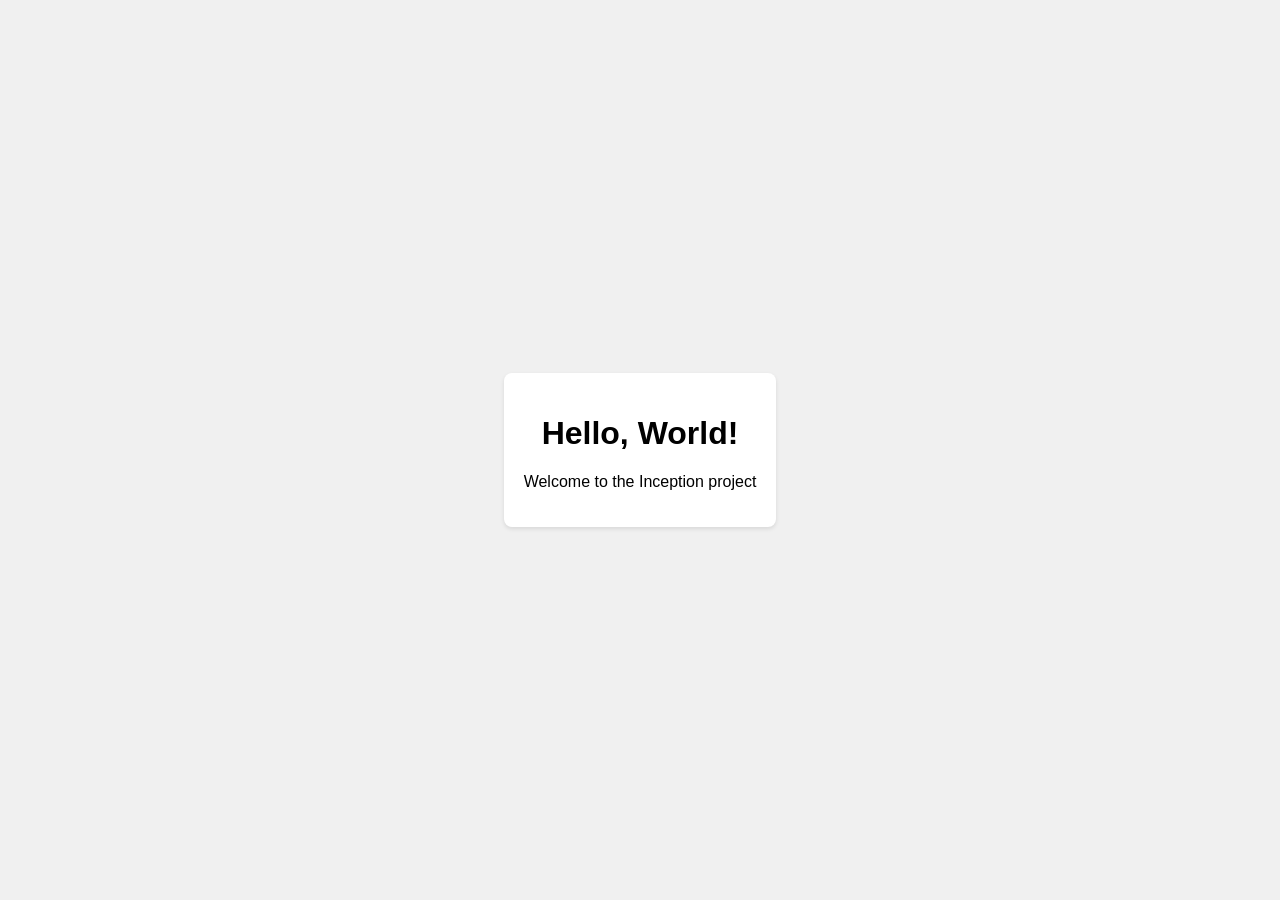
<file: dcs/html/index.html>
<!-- html/index.html -->
<!DOCTYPE html>
<html>
<head>
    <title>Welcome to Inception</title>
    <style>
        body {
            font-family: Arial, sans-serif;
            display: flex;
            justify-content: center;
            align-items: center;
            height: 100vh;
            margin: 0;
            background-color: #f0f0f0;
        }
        .container {
            text-align: center;
            padding: 20px;
            background-color: white;
            border-radius: 8px;
            box-shadow: 0 2px 4px rgba(0,0,0,0.1);
        }
    </style>
</head>
<body>
    <div class="container">
        <h1>Hello, World!</h1>
        <p>Welcome to the Inception project</p>
    </div>
</body>
</html>
</file>
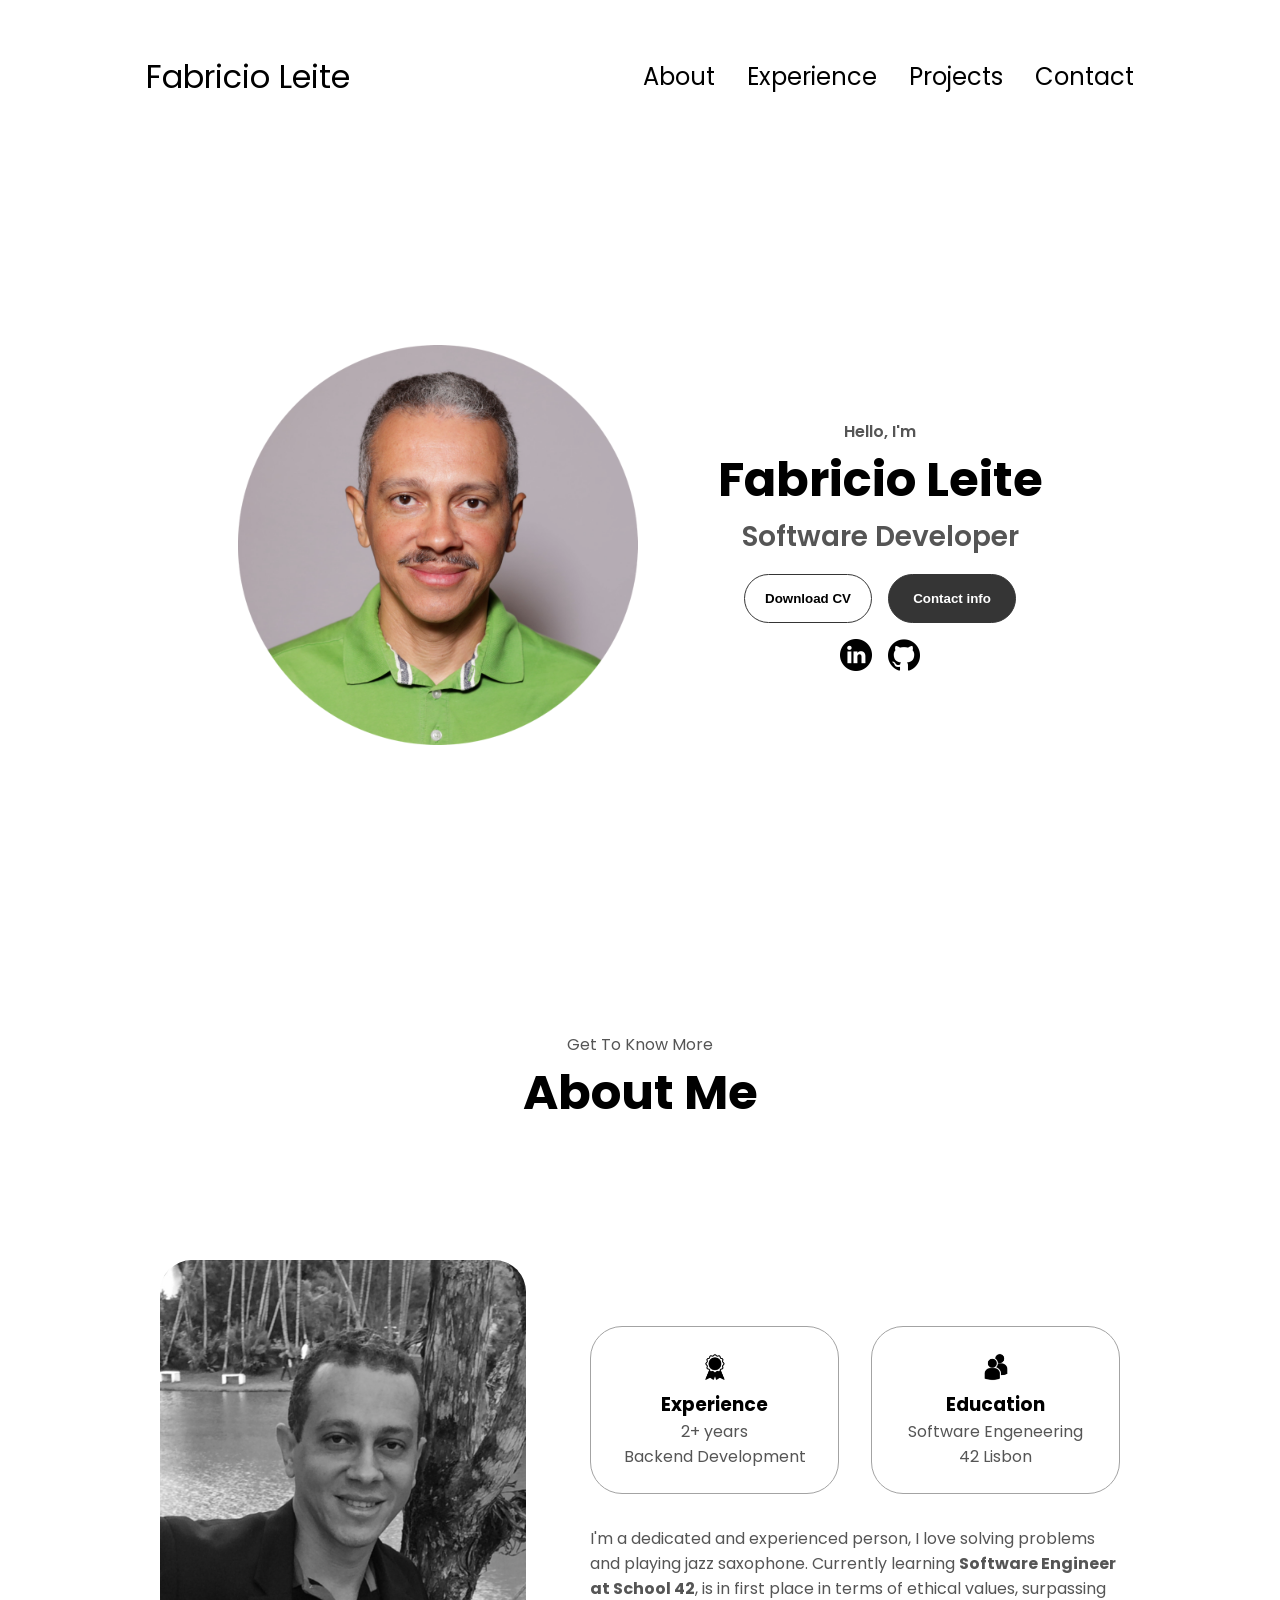
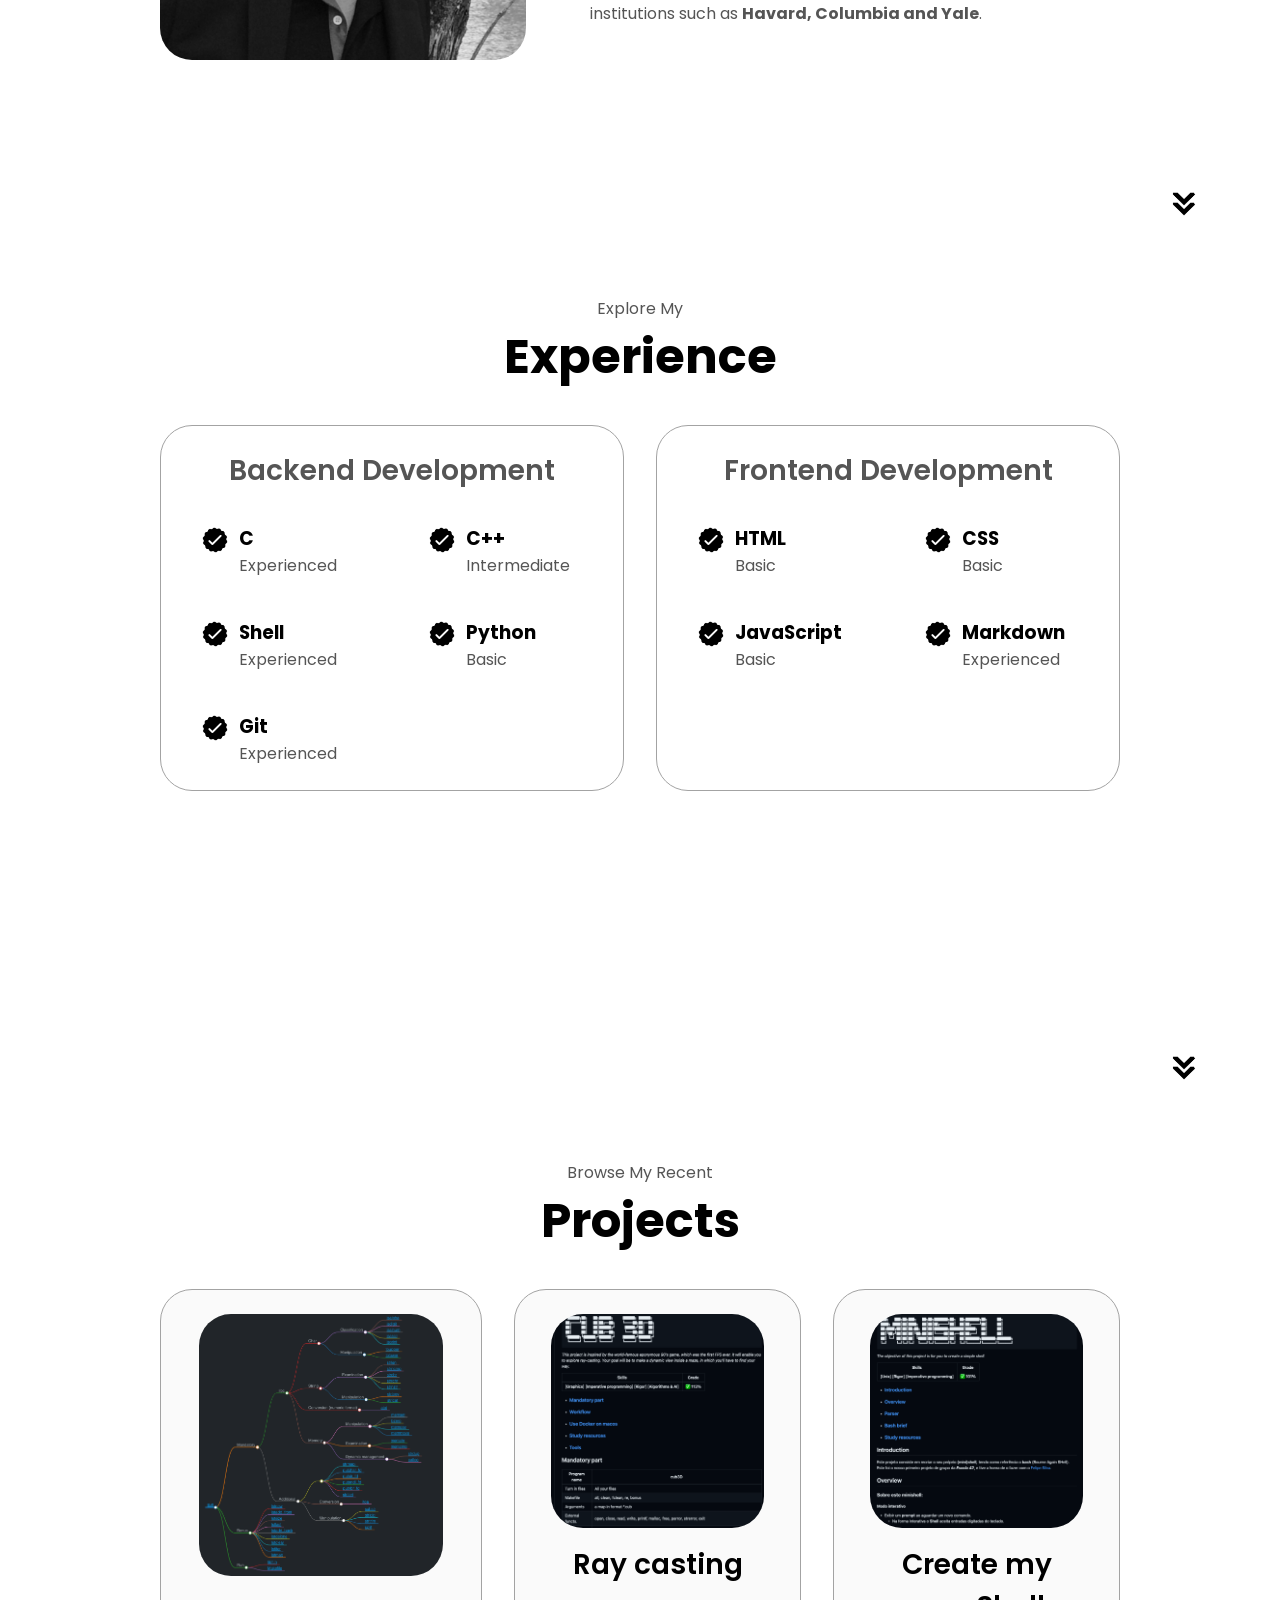
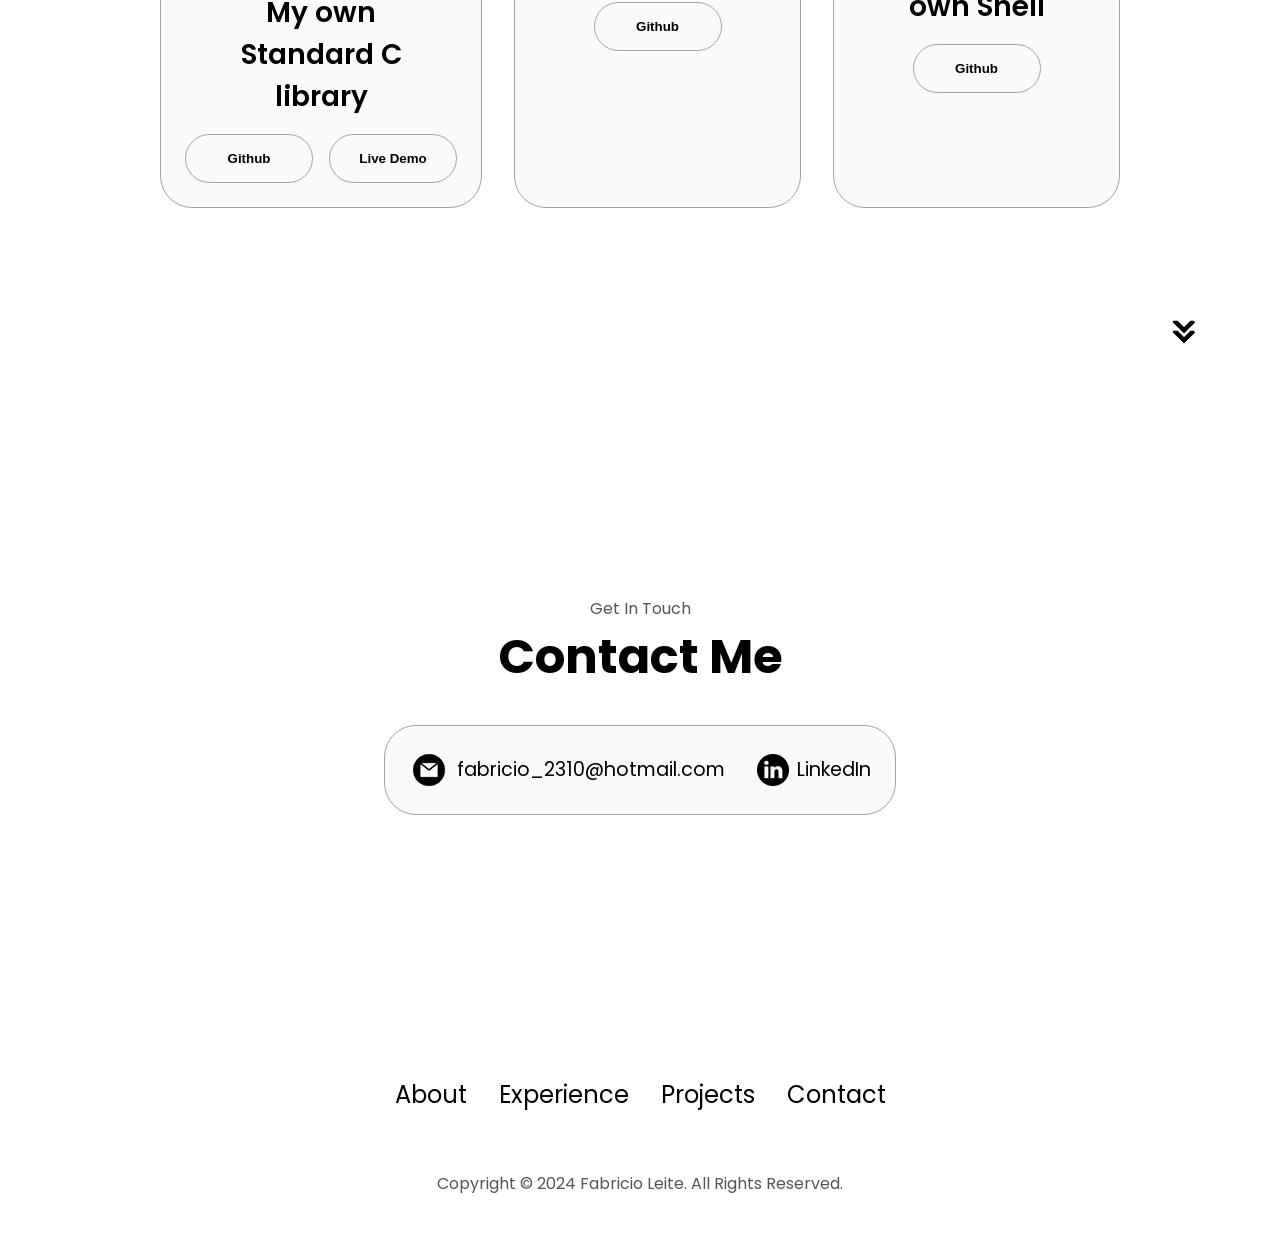
<file: src/srcs/requirements/wordpress/conf/index.html>
<!DOCTYPE html>
<html lang="en">
<head>
	<meta charset="UTF-8">
	<meta name="viewport" content="width=device-width, initial-scale=1.0">
	<title>Fabricio Leite</title>
	<link rel="stylesheet" href="style.css">
	<link rel="stylesheet" href="mediaqueries.css">
</head>
<body>
	<nav id="desktop-nav">
		<div class="logo">Fabricio Leite</div>
		<div>
			<ul class="nav-links">
				<li><a href="#about">About</a></li>
				<li><a href="#experience">Experience</a></li>
				<li><a href="#projects">Projects</a></li>
				<li><a href="#contact">Contact</a></li>
			</ul>
		</div>
	</nav>
	<nav id="hamburger-nav">
		<div class="logo">Fabricio Leite</div>
		<div class="hamburger-menu">
			<div class="hamburger-icon" onclick="toggleMenu()">
				<span></span>
				<span></span>
				<span></span>
			</div>
			<ul class="menu-links">
				<li><a href="#about" onclick="toggleMenu()">About</a></li>
				<li><a href="#experience" onclick="toggleMenu()">Experience</a></li>
				<li><a href="#projects" onclick="toggleMenu()">Projects</a></li>
				<li><a href="#contact" onclick="toggleMenu()">Contact</a></li>
			</ul>
		</div>
	</nav>
	<section id="profile">
		<div class="section_pic-container">
			<img src="./assets/profile-pic-1.png" alt="Fabricio Leite profile picture"
			/>
		</div>
		<div class="section_text">
			<p class="section_text_p1">Hello, I'm</p>
			<h1 class="title">Fabricio Leite</h1>
			<p class="section_text_p2">Software Developer</p>
			<div class="btn-container">
				<button class="btn btn-color-2"onclick="window.open('./assets/resume-example.pdf')"
				>
					Download CV
				</button>
				<button class="btn btn-color-1" onclick="location.href='./#contact'"
				>
					Contact info
				</button>
				</div>
				<div id="socials-container">
					<img src="./assets/linkedin.png"
					alt="My LinkedIn profile"
					class="icon"
					onclick="location.href='https://www.linkedin.com/in/fabricio2310/'"
					/>
					<img src="./assets/github.png"
					alt="My Github profile"
					class="icon"
					onclick="location.href='https://github.com/faleite'"
					/>
				</div>
			</div>
	</section>
	<section id="about">
		<p class="section_text_p1">Get To Know More</p>
		<h1 class="title">About Me</h1>
		<div class="section-container">
			<div class="section_pic-container">
				<img src="./assets/about-pic.png" alt="Profile picture"
				class="about-pic"
				/>
				</div>
				<div class="about-details-container">
					<div class="about-containers">
						<div class="details-container">
							<img src="./assets/experience.png" alt="Experience icon"
							class="icon"
							/>
							<h3>Experience</h3>
							<p>2+ years <br>Backend Development</p>
						</div>
						<div class="details-container">
							<img src="./assets/education.png" 
							alt="Education icon"
							class="icon"
							/>
							<h3>Education</h3>
							<p>Software Engeneering <br>42 Lisbon</p>
					</div>
				</div>
				<div class="text-container">
					<p>
						I'm a dedicated and experienced person, I love solving problems and playing jazz saxophone. 
						Currently learning <b>Software Engineer at School 42</b>, is in first place in terms of ethical 
						values, surpassing institutions such as <b>Havard, Columbia and Yale</b>.
					</p>
				</div>
			</div>
		</div>
		<img 
			src="./assets/arrow.png" 
			alt="Arrow icons" 
			class="icon arrow"
			onclick="location.href='./#experience'"
		/>
	</section>
	<section id="experience">
		<p class="section_text_p1">Explore My</p>
		<h1 class="title">Experience</h1>
		<div class="experience-details-container">
			<div class="about-containers">
				<div class="details-container">
					<h2 class="experience-sub-title">Backend Development</h2>
					<div class="article-container">
						<article>
							<img
								src="./assets/checkmark.png"
								alt="Experience icon"
								class="icon"
							/>
							<div>
								<h3>C</h3>
								<p>Experienced</p>
							</div>
						</article>
						<article>
							<img
								src="./assets/checkmark.png"
								alt="Experience icon"
								class="icon"
							/>
							<div>
								<h3>C++</h3>
								<p>Intermediate</p>
							</div>
						</article>
						<article>
							<img
								src="./assets/checkmark.png"
								alt="Experience icon"
								class="icon"
							/>
							<div>
								<h3>Shell</h3>
								<p>Experienced</p>
							</div>
						</article>
						<article>
							<img
								src="./assets/checkmark.png"
								alt="Experience icon"
								class="icon"
							/>
							<div>
								<h3>Python</h3>
								<p>Basic</p>
							</div>
						</article>
						<article>
							<img
								src="./assets/checkmark.png"
								alt="Experience icon"
								class="icon"
							/>
							<div>
								<h3>Git</h3>
								<p>Experienced</p>
							</div>
						</article>
						<article>
							<!-- Just fixing alignment -->
						</article>
					</div>
				</div>
				<div class="details-container">
					<h2 class="experience-sub-title">Frontend Development</h2>
					<div class="article-container">
						<article>
							<img
								src="./assets/checkmark.png"
								alt="Experience icon"
								class="icon"
							/>
							<div>
								<h3>HTML</h3>
								<p>Basic</p>
							</div>
						</article>
						<article>
							<img
								src="./assets/checkmark.png"
								alt="Experience icon"
								class="icon"
							/>
							<div>
								<h3>CSS</h3>
								<p>Basic</p>
							</div>
						</article>
						<article>
							<img
								src="./assets/checkmark.png"
								alt="Experience icon"
								class="icon"
							/>
							<div>
								<h3>JavaScript</h3>
								<p>Basic</p>
							</div>
						</article>
						<article>
							<img
								src="./assets/checkmark.png"
								alt="Experience icon"
								class="icon"
							/>
							<div>
								<h3>Markdown</h3>
								<p>Experienced</p>
							</div>
						</article>
						<article>
							<!-- Just fixing alignment -->
						</article>
						<article>
							<!-- Just fixing alignment -->
						</article>
					</div>
				</div>
			</div>
		</div>
		<img 
		src="./assets/arrow.png" 
		alt="Arrow icons" 
		class="icon arrow"
		onclick="location.href='./#projects'"
		/>
	</section>
	<section id="projects">
		<p class="section_text_p1">Browse My Recent</p>
		<h1 class="title">Projects</h1>
		<div class="experience-details-container">
			<div class="about-containers">
			<div class="details-container color-container">
				<div class="article-container">
					<img
						src="./assets/project-libft.png"
						alt="Project 1"
						class="project-img"
					/>
				</div>
				<h2 class="experience-sub-title project-title">My own Standard C library</h2>
				<div class="btn-container">
					<button class="btn btn-color-2 project-btn" 
					onclick="location.href='https://github.com/faleite/42libft'"
					>
					Github
					</button>
					<button class="btn btn-color-2 project-btn" 
					onclick="location.href='https://faleite.github.io/42libft.html'"
					>
					Live Demo
					</button>
				</div>
			</div>
			<div class="details-container color-container">
				<div class="article-container">
					<img
						src="./assets/project-cub3d.png"
						alt="Project 2"
						class="project-img"
					/>
				</div>
				<h2 class="experience-sub-title project-title">Ray casting</h2>
				<div class="btn-container">
					<button class="btn btn-color-2 project-btn" 
					onclick="location.href='https://github.com/faleite/42_cub3d'"
					>
					Github
					<!-- </button>
					<button class="btn btn-color-2 project-btn" 
					onclick="location.href='https://github.com/faleite/42_cub3d'"
					>
					Live Demo
					</button> -->
				</div>
			</div>
			<div class="details-container color-container">
				<div class="article-container">
					<img
						src="./assets/project-minishell.png"
						alt="Project 3"
						class="project-img"
					/>
				</div>
				<h2 class="experience-sub-title project-title">Create my own Shell</h2>
				<div class="btn-container">
					<button class="btn btn-color-2 project-btn" 
					onclick="location.href='https://github.com/faleite/42_minishell'"
					>
					Github
					<!-- </button>
					<button class="btn btn-color-2 project-btn" 
					onclick="location.href='https://github.com/faleite/42_minishell'"
					>
					Live Demo
					</button> -->
				</div>
			</div>
		</div>
	</div>
	<img 
		src="./assets/arrow.png" 
		alt="Arrow icons" 
		class="icon arrow"
		onclick="location.href='./#contact'"
	/>
	</section>
	<section id="contact">
		<p class="section_text_p1">Get In Touch</p>
		<h1 class="title">Contact Me</h1>
		<div class="contact-info-upper-container">
			<div class="contact-info-container">
				<img
					src="./assets/email.png"
					alt="Email icon"
					class="icon contact-icon email-icon"
				/>
				<p><a href="mailto:fabricio_2310@hotmail.com">fabricio_2310@hotmail.com</a>
				</p>
			</div>
			<div class="contact-info-container">
				<img
					src="./assets/linkedin.png"
					alt="LinkedIn icon"
					class="icon contact-icon"
				/>
				<p><a href="https://www.linkedin.com/in/fabricio2310/">LinkedIn</a>
				</p>
			</div>
		</div>
	</section>
	<footer>
		<nav>
			<div class="nav-links-container">
				<ul class="nav-links">
					<li><a href="#about">About</a></li>
					<li><a href="#experience">Experience</a></li>
					<li><a href="#projects">Projects</a></li>
					<li><a href="#contact">Contact</a></li>
				</ul>
			</div>
		</nav>
		<p>Copyright &#169; 2024 Fabricio Leite. All Rights Reserved.</p>
	</footer>
	<script src="script.js"></script>
	</body>
</html>
</file>
<file: src/srcs/requirements/wordpress/conf/style.css>
/* GENERAL */

@import url('https://fonts.googleapis.com/css2?family=Poppins:wght@300;400;500;600&display=swap');

* {
  margin: 0;
  padding: 0;
}

body {
	  font-family: "Poppins", sans-serif;
}

html {
  scroll-behavior: smooth;
}

p {
  color: rgb(85, 85, 85)
}

/* TRANSITION */

a, .btn {
  transition: all 300ms ease;
}

/* DESKTOP NAV */

nav,
.nav-links {
  display: flex;
}

nav {
  justify-content: space-around;
  align-items: center;
  height : 17vh;
}

.nav-links {
  gap: 2rem;
  list-style: none;
  font-size: 1.5rem;
}

a {
  color: black;
  text-decoration: none;
  text-decoration-color: white;
}

a:hover {
  color: grey;
  text-decoration: underline;
  text-underline-offset: 1rem;
  text-decoration-color: rgb(181, 181, 181);
}

.logo {
  font-size: 2rem;
}

.logo:hover {
  cursor: default;
}


/* HUMBURGER MENU */

#hamburger-nav {
  display: none;
}

.hamburger-menu {
  position: relative;
  display: inline-block;
}

.hamburger-icon {
  display: flex;
  flex-direction: column;
  justify-content: space-between;
  height: 24px;
  width: 30px;
  cursor: pointer;
}

.hamburger-icon span {
	width: 100%;
	height: 2px;
	background-color: black;
	transition: all 0.3 ease-in-out;
}

.menu-links {
  position: absolute;
  top: 100%;
  right: 0;
  background-color: white;
  width: fit-content;
  max-height: 0;
  overflow: hidden;
  transition: all 0.3 ease-in-out;
}

.menu-links a {
  display: block;
  padding: 10px;
  text-align: center;
  font-size: 1.5rem;
  color: black;
  text-decoration: none;
  transition: all 0.3 ease-in-out;
}

.menu-links li {
  list-style: none;
}

.menu-links.open {
  max-height: 300px;
}

.hamburger-icon.open span:first-child {
  transform: rotate(45deg) translate(10px, 5px);
}

.hamburger-icon.open span:nth-child(2) {
	opacity: 0;
}

.hamburger-icon.open span:last-child {
	transform: rotate(-45deg) translate(10px, -5px);
}

.hamburger-icon span:first-child {
	transform: none;
}

.hamburger-icon span:first-child {
	opacity: 1;
}

.hamburger-icon span:first-child {
	transform: none;
}

/* SECTIONS */

section {
  padding-top: 4vh;
  height: 96vh;
  margin: 0 10rem;
  box-sizing: border-box;
  min-height: fit-content;
}

.section-container {
  display: flex;
}

/* PROFILE SECTION */

#profile {
  display: flex;
  justify-content: center;
  gap: 5rem;
  height: 80vh;
}

.section_pic-container {
  display: flex;
  height: 400px;
  width: 400px;
  margin: auto 0;
}

.section_text {
  align-self: center;
  text-align: center;
}

.section_text p {
  font-weight: 600;
}

.section_text_p1 {
  text-align: center;
}

.section_text_p2 {
  font-size: 1.75rem;
  margin-bottom: 1rem;
}

.title {
  font-size: 3rem;
  text-align: center;
}

#socials-container {
  display: flex;
  justify-content: center;
  margin-top: 1rem;
  gap: 1rem;
}

/* ICON */

.icon {
  cursor: pointer;
  height: 2rem;
}

/* BUTTONS */

.btn-container {
  display: flex;
  justify-content: center;
  gap: 1rem;
}

.btn {
  font-weight: 600;
  transition: all 300ms ease;
  padding: 1rem;
  width: 8rem;
  border-radius: 2rem;
}

.btn-color-1, .btn-color-2 {
  border: rgb(53, 53, 53) 0.1rem solid;
}

.btn-color-1:hover,
.btn-color-2:hover {
  cursor: pointer;
}

.btn-color-1,
.btn-color-2:hover {
  background: rgb(53, 53, 53);
  color: white;
}

.btn-color-1:hover {
  background: rgb(0, 0, 0);
}

.btn-color-2 {
  background: none;
}

.btn-color-2:hover {
  border: rgb(255, 255, 255) 0.1rem solid;
}

.btn-container {
  gap: 1rem;
}

/* ABOUT SECTION */

#about {
  position: relative;
}

.about-containers {
  gap: 2rem;
  margin-bottom: 2rem; 
  margin-top: 2rem;
}

.about-details-container {
  justify-content: center;
  flex-direction: column;
}

.about-containers, 
.about-details-container {
  display: flex;
}

.about-pic {
  border-radius: 2rem;
}

.arrow {
  position: absolute;
  right: -5rem;
  bottom: 2.5rem;
}

.details-container {
  padding: 1.5rem;
  flex: 1;
  background: white;
  border-radius: 2rem;
  border: rgb(53, 53, 53) 0.1rem solid;
  border-color: rgb(163, 163, 163);
  text-align: center;
}

.section-container {
  gap: 4rem;
  height: 80%;
}

.section_pic-container {
  height: 400px;
  width: 400px;
  margin: auto 0;
}

/* EXPERIENCE SECTION */

#experience {
  position: relative;
}

.experience-sub-title {
  color: rgb(85, 85, 85);
  font-weight: 600;
  font-size: 1.75rem;
  margin-bottom: 2rem;
}

.experience-details-container {
  display: flex;
  justify-content: center;
  flex-direction: column;
}

.article-container {
  display: flex;
  text-align: initial;
  flex-wrap: wrap;
  flex-direction: row;
  gap: 2.5rem;
  justify-content: space-around;
}

article {
  display: flex;
  width: 10rem;
  justify-content: left;
  gap: 0.5rem;
}

article .icon {
  cursor: default;
}

/* PROJECTS SECTION */

#projects {
  position: relative;
}

.color-container {
  border-color: “rgb(163, 163, 163)”;
  background: rgb(250, 250, 250);
}

.project-img {
  border-radius: 2rem;
  width: 90%;
  height: 90%;
}

.project-title {
  margin: 1rem;
  color: black;
}

.project-btn {
  color: black;
  border-color: rgb(163, 163, 163);
}

/* CONTACT SECTION */

#contact {
  display: flex;
  justify-content: center;
  flex-direction: column;
  height: 70vh;
}

.contact-info-upper-container {
  display: flex;
  justify-content: center;
  border-radius: 2rem;
  border: rgb(53, 53, 53) 0.1rem solid;
  border-color: rgb(163, 163, 163);
  background: rgb(250, 250, 250);
  margin: 2rem auto;
  padding: 0.5rem;
}

.contact-info-container {
  display: flex;
  align-items: center;
  justify-content: center;
  gap: 0.5rem;
  margin: 1rem;
}

.contact-info-container p {
  font-size: larger;
}

.contact-icon {
  cursor: default;
}

.email-icon {
  height: 2.5rem;
}

/* FOOTER SECTION */

footer {
  height: 26vh;
  margin: 0 1rem;
}

footer p {
  text-align: center;
}
</file>
<file: src/srcs/requirements/wordpress/conf/mediaqueries.css>
@media screen and (max-width: 1400px) {
  #profile {
    height: 83vh;
    margin-bottom: 6rem;
  }
  .about-containers {
    flex-wrap: wrap;
  }
}

@media screen and (max-width: 1200px) {
  #desktop-nav {
	display: none;
  }
  #hamburger-nav {
	display: flex;
  }
  #experience, 
  .experience-details-container {
    margin-top: 2rem;
  }
  #profile,
  .section-container {
    display: block;
  }
  .arrow {
    display: none;
  }
  section,
  .section-container {
    height: fit-content;
  }
  section {
    margin: 0 5%;
  }
  .section_pic-container {
    width: 275px;
    height: 275px;
    margin: 0 auto 2rem;
  }
  .about-containers {
    margin-top: 0;
  }
}

@media screen and (max-width: 600px) {
  #contact,
  footer {
    height: 40vh;
  }
  #profile {
    height: 83vh;
    margin-bottom: 0;
  }
  #article {
    font-size: 1rem;
  }
  footer nav {
    height: fit-content;
    margin-bottom: 2rem;
  }
  .about-containers,
  .contact-info-upper-container, 
  .btn-container {
    flex-wrap: wrap;
  }
  .contact-info-container {
    margin: 0;
  }
  .contact-info-container p,
  .nav-links li a {
    font-size: 1rem;
  }
  .experience-sub-title {
    font-size: 1.25rem;
  }
  .logo {
    font-size: 1.5rem;
  }
  .nav-links {
    flex-direction: column;
    gap: 0.5rem;
    text-align: center;
  }
  .section_pic-container {
    width: auto;
    height: 46vw;
    justify-content: center;
  }
  .section_text_p2 {
    font-size: 1.25rem;
  }
  .title {
    font-size: 2rem;
  }
  .text-container {
    text-align: justify;
  }
}
</file>
